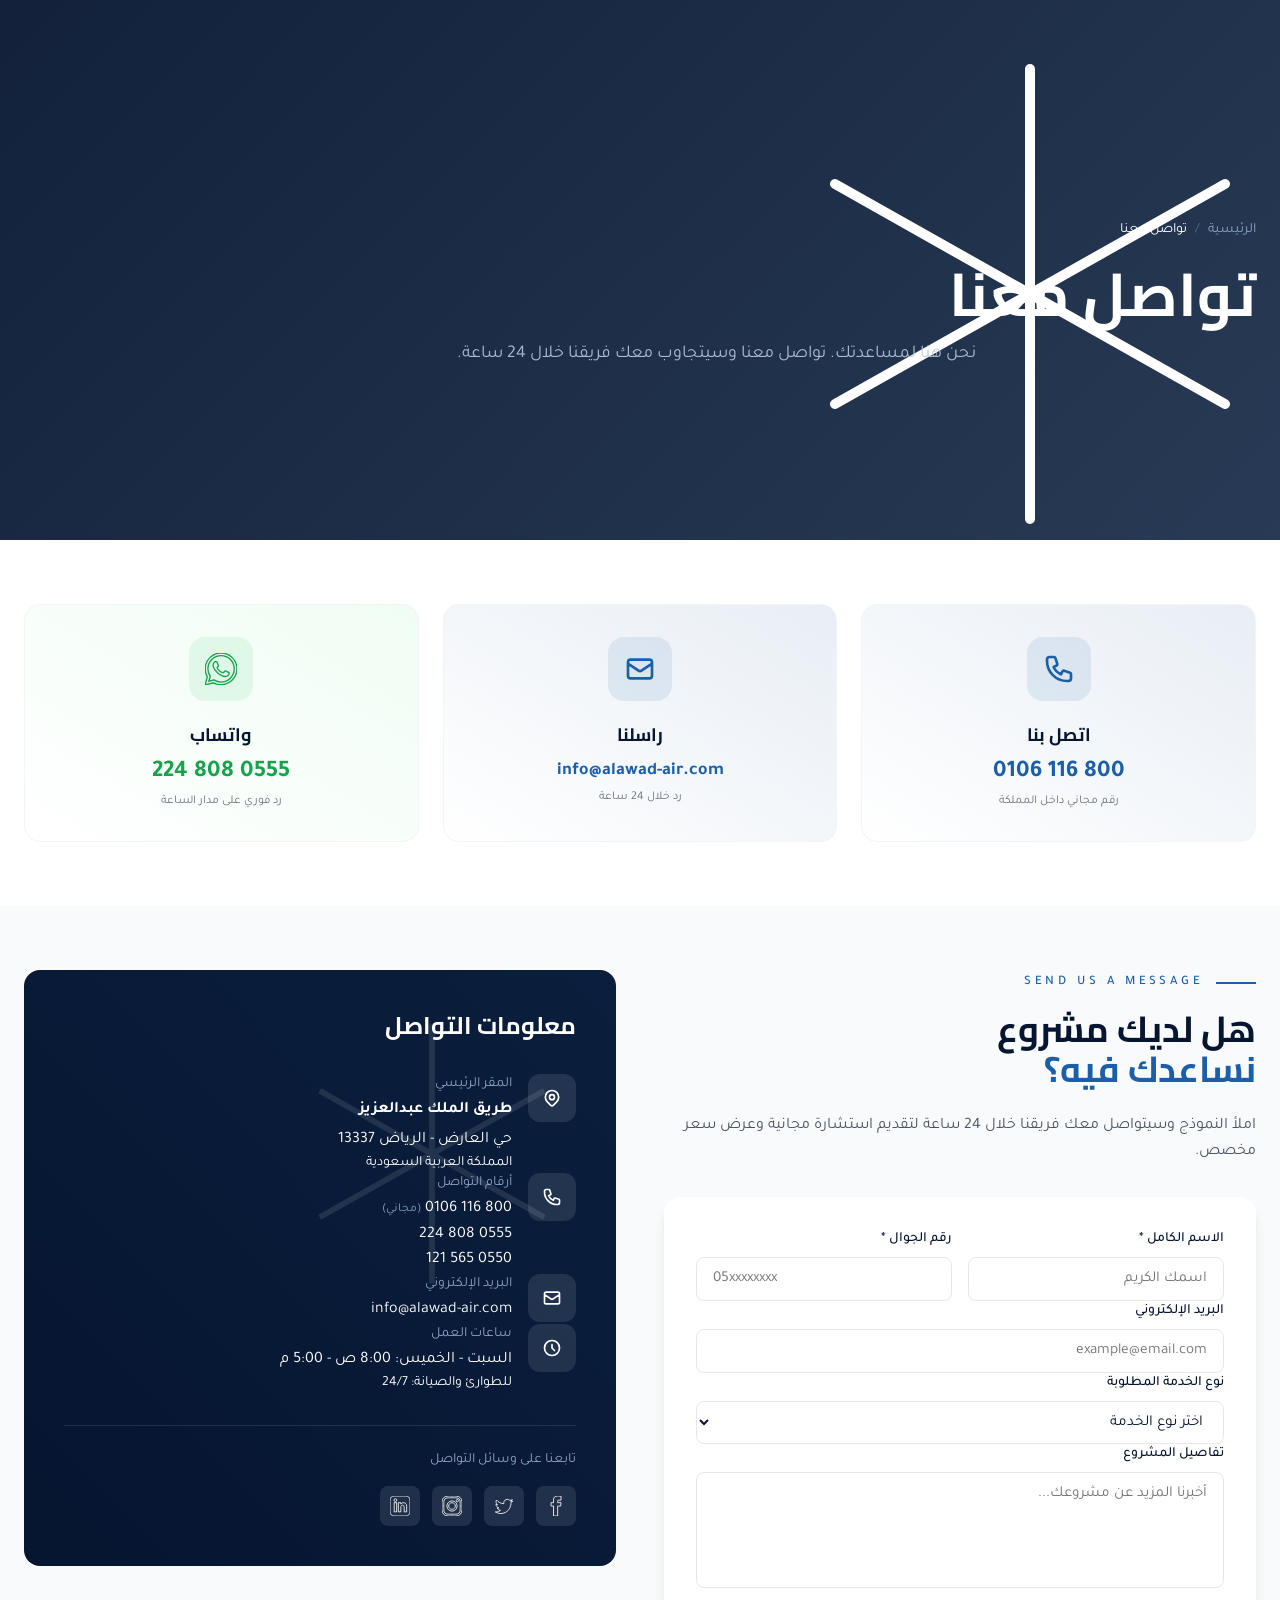
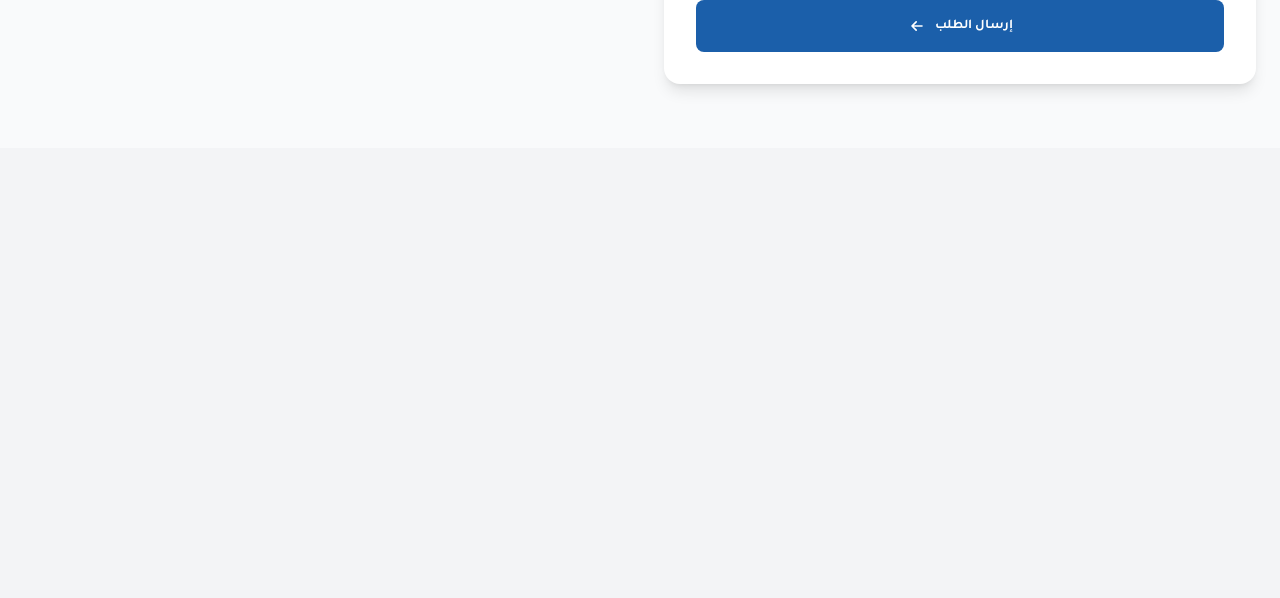
<file: contact.html>
<!DOCTYPE html>
<html lang="ar" dir="rtl">
<head>
<meta charset="UTF-8">
<meta name="viewport" content="width=device-width, initial-scale=1.0">
<title>تواصل معنا | العواد للتكييف</title>
<meta name="description" content="تواصل مع شركة العواد للتكييف - الرياض، حي العارض، طريق الملك عبدالعزيز. هاتف 8001160106.">

<link rel="stylesheet" href="assets/style.css">
</head>

<body class="bg-white text-navy-900" data-page="contact">

<div id="slot-loader"></div>
<div id="slot-header"></div>

<!-- ============================ PAGE HERO ============================ -->
<section class="page-hero relative flex items-center pt-32 pb-20 overflow-hidden">
  <div class="absolute -left-40 -top-40 w-[500px] h-[500px] opacity-[0.04] snowflake-decoration">
    <svg viewBox="0 0 100 100" class="w-full h-full text-white">
      <g transform="translate(50,50)" stroke="currentColor" stroke-width="2" fill="none" stroke-linecap="round">
        <line x1="0" y1="-45" x2="0" y2="45"/>
        <line x1="-39" y1="-22" x2="39" y2="22"/>
        <line x1="-39" y1="22" x2="39" y2="-22"/>
      </g>
    </svg>
  </div>
  <div class="relative z-10 max-w-7xl mx-auto px-6 w-full text-white">
    <nav class="flex items-center gap-2 text-sm text-navy-200 mb-6">
      <a href="index.html" class="hover:text-white">الرئيسية</a>
      <span class="opacity-50">/</span>
      <span class="text-white">تواصل معنا</span>
    </nav>
    <h1 class="font-display font-bold text-4xl md:text-5xl lg:text-6xl mb-4">تواصل معنا</h1>
    <p class="text-navy-100/90 text-lg max-w-2xl">نحن هنا لمساعدتك. تواصل معنا وسيتجاوب معك فريقنا خلال 24 ساعة.</p>
  </div>
</section>

<!-- ============================ QUICK CONTACT CARDS ============================ -->
<section class="py-16 bg-white">
  <div class="max-w-7xl mx-auto px-6">
    <div class="grid md:grid-cols-3 gap-6">

      <a href="tel:8001160106" class="group bg-gradient-to-br from-navy-50 to-white border border-gray-100 hover:border-ice rounded-2xl p-8 text-center card-hover hover:shadow-2xl reveal">
        <div class="w-16 h-16 bg-ice/10 group-hover:bg-ice rounded-2xl flex items-center justify-center mx-auto mb-5 transition-colors">
          <svg class="w-8 h-8 text-ice group-hover:text-white transition-colors" fill="none" stroke="currentColor" viewBox="0 0 24 24"><path stroke-linecap="round" stroke-linejoin="round" stroke-width="2" d="M3 5a2 2 0 012-2h3.28a1 1 0 01.948.684l1.498 4.493a1 1 0 01-.502 1.21l-2.257 1.13a11.042 11.042 0 005.516 5.516l1.13-2.257a1 1 0 011.21-.502l4.493 1.498a1 1 0 01.684.949V19a2 2 0 01-2 2h-1C9.716 21 3 14.284 3 6V5z"/></svg>
        </div>
        <h3 class="font-display font-bold text-lg text-navy-900 mb-2">اتصل بنا</h3>
        <div class="font-bold text-2xl text-ice mb-1">800 116 0106</div>
        <div class="text-xs text-gray-500">رقم مجاني داخل المملكة</div>
      </a>

      <a href="mailto:info@alawad-air.com" class="group bg-gradient-to-br from-navy-50 to-white border border-gray-100 hover:border-ice rounded-2xl p-8 text-center card-hover hover:shadow-2xl reveal">
        <div class="w-16 h-16 bg-ice/10 group-hover:bg-ice rounded-2xl flex items-center justify-center mx-auto mb-5 transition-colors">
          <svg class="w-8 h-8 text-ice group-hover:text-white transition-colors" fill="none" stroke="currentColor" viewBox="0 0 24 24"><path stroke-linecap="round" stroke-linejoin="round" stroke-width="2" d="M3 8l7.89 5.26a2 2 0 002.22 0L21 8M5 19h14a2 2 0 002-2V7a2 2 0 00-2-2H5a2 2 0 00-2 2v10a2 2 0 002 2z"/></svg>
        </div>
        <h3 class="font-display font-bold text-lg text-navy-900 mb-2">راسلنا</h3>
        <div class="font-bold text-lg text-ice mb-1">info@alawad-air.com</div>
        <div class="text-xs text-gray-500">رد خلال 24 ساعة</div>
      </a>

      <a href="https://wa.me/966555808224" target="_blank" class="group bg-gradient-to-br from-green-50 to-white border border-gray-100 hover:border-green-500 rounded-2xl p-8 text-center card-hover hover:shadow-2xl reveal">
        <div class="w-16 h-16 bg-green-500/10 group-hover:bg-green-500 rounded-2xl flex items-center justify-center mx-auto mb-5 transition-colors">
          <svg class="w-8 h-8 text-green-600 group-hover:text-white transition-colors" fill="currentColor" viewBox="0 0 24 24"><path d="M.057 24l1.687-6.163c-1.041-1.804-1.588-3.849-1.587-5.946.003-6.556 5.338-11.891 11.893-11.891 3.181.001 6.167 1.24 8.413 3.488 2.245 2.248 3.481 5.236 3.48 8.414-.003 6.557-5.338 11.892-11.893 11.892-1.99-.001-3.951-.5-5.688-1.448l-6.305 1.654zm6.597-3.807c1.676.995 3.276 1.591 5.392 1.592 5.448 0 9.886-4.434 9.889-9.885.002-5.462-4.415-9.89-9.881-9.892-5.452 0-9.887 4.434-9.889 9.884-.001 2.225.651 3.891 1.746 5.634l-.999 3.648 3.742-.981zm11.387-5.464c-.074-.124-.272-.198-.57-.347-.297-.149-1.758-.868-2.031-.967-.272-.099-.47-.149-.669.149-.198.297-.768.967-.941 1.165-.173.198-.347.223-.644.074-.297-.149-1.255-.462-2.39-1.475-.883-.788-1.48-1.761-1.653-2.059-.173-.297-.018-.458.13-.606.134-.133.297-.347.446-.521.151-.172.2-.296.3-.495.099-.198.05-.372-.025-.521-.075-.148-.669-1.611-.916-2.206-.242-.579-.487-.501-.669-.51l-.57-.01c-.198 0-.52.074-.792.372s-1.04 1.016-1.04 2.479 1.065 2.876 1.213 3.074c.149.198 2.095 3.2 5.076 4.487.709.306 1.263.489 1.694.626.712.226 1.36.194 1.872.118.571-.085 1.758-.719 2.006-1.413.248-.695.248-1.29.173-1.414z"/></svg>
        </div>
        <h3 class="font-display font-bold text-lg text-navy-900 mb-2">واتساب</h3>
        <div class="font-bold text-2xl text-green-600 mb-1">0555 808 224</div>
        <div class="text-xs text-gray-500">رد فوري على مدار الساعة</div>
      </a>

    </div>
  </div>
</section>

<!-- ============================ FORM + INFO ============================ -->
<section class="py-16 bg-gray-50">
  <div class="max-w-7xl mx-auto px-6">
    <div class="grid lg:grid-cols-2 gap-12">

      <!-- نموذج الاتصال -->
      <div class="reveal">
        <div class="section-label">SEND US A MESSAGE</div>
        <h2 class="font-display font-bold text-3xl lg:text-4xl text-navy-900 mb-6 leading-tight">
          هل لديك مشروع
          <span class="block text-ice">نساعدك فيه؟</span>
        </h2>
        <p class="text-gray-600 mb-8 leading-relaxed">
          املأ النموذج وسيتواصل معك فريقنا خلال 24 ساعة لتقديم استشارة مجانية وعرض سعر مخصص.
        </p>

        <form class="space-y-4 bg-white p-8 rounded-2xl shadow-lg" onsubmit="event.preventDefault(); alert('شكراً لتواصلك! سنرد عليك قريباً.');">
          <div class="grid sm:grid-cols-2 gap-4">
            <div>
              <label class="block text-sm font-medium text-navy-900 mb-2">الاسم الكامل *</label>
              <input type="text" required class="w-full px-4 py-3 rounded-lg border border-gray-200 focus:border-ice focus:ring-2 focus:ring-ice/20 outline-none transition" placeholder="اسمك الكريم">
            </div>
            <div>
              <label class="block text-sm font-medium text-navy-900 mb-2">رقم الجوال *</label>
              <input type="tel" required class="w-full px-4 py-3 rounded-lg border border-gray-200 focus:border-ice focus:ring-2 focus:ring-ice/20 outline-none transition" placeholder="05xxxxxxxx">
            </div>
          </div>
          <div>
            <label class="block text-sm font-medium text-navy-900 mb-2">البريد الإلكتروني</label>
            <input type="email" class="w-full px-4 py-3 rounded-lg border border-gray-200 focus:border-ice focus:ring-2 focus:ring-ice/20 outline-none transition" placeholder="example@email.com">
          </div>
          <div>
            <label class="block text-sm font-medium text-navy-900 mb-2">نوع الخدمة المطلوبة</label>
            <select class="w-full px-4 py-3 rounded-lg border border-gray-200 focus:border-ice focus:ring-2 focus:ring-ice/20 outline-none transition bg-white">
              <option>اختر نوع الخدمة</option>
              <option>دراسات وتصاميم</option>
              <option>تكييف مركزي وشلرات</option>
              <option>أنظمة VRF / VRV</option>
              <option>تمديدات الهواء (Ducting)</option>
              <option>الصيانة والتشغيل</option>
              <option>قطع الغيار</option>
              <option>أخرى</option>
            </select>
          </div>
          <div>
            <label class="block text-sm font-medium text-navy-900 mb-2">تفاصيل المشروع</label>
            <textarea rows="5" class="w-full px-4 py-3 rounded-lg border border-gray-200 focus:border-ice focus:ring-2 focus:ring-ice/20 outline-none transition resize-none" placeholder="أخبرنا المزيد عن مشروعك..."></textarea>
          </div>
          <button type="submit" class="w-full bg-ice hover:bg-navy-800 text-white py-4 rounded-lg font-bold transition-colors flex items-center justify-center gap-2">
            إرسال الطلب
            <svg class="w-5 h-5" fill="none" stroke="currentColor" viewBox="0 0 24 24"><path stroke-linecap="round" stroke-linejoin="round" stroke-width="2" d="M11 17l-5-5m0 0l5-5m-5 5h12"/></svg>
          </button>
        </form>
      </div>

      <!-- معلومات الاتصال -->
      <div class="reveal">
        <div class="bg-gradient-to-br from-navy-800 to-navy-900 rounded-2xl p-10 text-white relative overflow-hidden mb-6">
          <div class="absolute -left-20 -bottom-20 w-72 h-72 opacity-10 snowflake-decoration">
            <svg viewBox="0 0 100 100" class="w-full h-full">
              <g transform="translate(50,50)" stroke="white" stroke-width="2" fill="none">
                <line x1="0" y1="-45" x2="0" y2="45"/>
                <line x1="-39" y1="-22" x2="39" y2="22"/>
                <line x1="-39" y1="22" x2="39" y2="-22"/>
              </g>
            </svg>
          </div>

          <div class="relative z-10">
            <h3 class="font-display font-bold text-2xl mb-8">معلومات التواصل</h3>

            <div class="space-y-6">

              <div class="flex items-start gap-4">
                <div class="w-12 h-12 bg-white/10 rounded-xl flex items-center justify-center flex-shrink-0">
                  <svg class="w-5 h-5" fill="none" stroke="currentColor" viewBox="0 0 24 24"><path stroke-linecap="round" stroke-linejoin="round" stroke-width="2" d="M17.657 16.657L13.414 20.9a1.998 1.998 0 01-2.827 0l-4.244-4.243a8 8 0 1111.314 0z"/><path stroke-linecap="round" stroke-linejoin="round" stroke-width="2" d="M15 11a3 3 0 11-6 0 3 3 0 016 0z"/></svg>
                </div>
                <div>
                  <div class="text-navy-200 text-sm mb-1">المقر الرئيسي</div>
                  <div class="text-white font-bold mb-1">طريق الملك عبدالعزيز</div>
                  <div class="text-white">حي العارض - الرياض 13337</div>
                  <div class="text-white text-sm">المملكة العربية السعودية</div>
                </div>
              </div>

              <div class="flex items-start gap-4">
                <div class="w-12 h-12 bg-white/10 rounded-xl flex items-center justify-center flex-shrink-0">
                  <svg class="w-5 h-5" fill="none" stroke="currentColor" viewBox="0 0 24 24"><path stroke-linecap="round" stroke-linejoin="round" stroke-width="2" d="M3 5a2 2 0 012-2h3.28a1 1 0 01.948.684l1.498 4.493a1 1 0 01-.502 1.21l-2.257 1.13a11.042 11.042 0 005.516 5.516l1.13-2.257a1 1 0 011.21-.502l4.493 1.498a1 1 0 01.684.949V19a2 2 0 01-2 2h-1C9.716 21 3 14.284 3 6V5z"/></svg>
                </div>
                <div>
                  <div class="text-navy-200 text-sm mb-1">أرقام التواصل</div>
                  <a href="tel:8001160106" class="block text-white hover:text-navy-200 transition-colors">800 116 0106 <span class="text-xs text-navy-200">(مجاني)</span></a>
                  <a href="tel:0555808224" class="block text-white hover:text-navy-200 transition-colors">0555 808 224</a>
                  <a href="tel:0550565121" class="block text-white hover:text-navy-200 transition-colors">0550 565 121</a>
                </div>
              </div>

              <div class="flex items-start gap-4">
                <div class="w-12 h-12 bg-white/10 rounded-xl flex items-center justify-center flex-shrink-0">
                  <svg class="w-5 h-5" fill="none" stroke="currentColor" viewBox="0 0 24 24"><path stroke-linecap="round" stroke-linejoin="round" stroke-width="2" d="M3 8l7.89 5.26a2 2 0 002.22 0L21 8M5 19h14a2 2 0 002-2V7a2 2 0 00-2-2H5a2 2 0 00-2 2v10a2 2 0 002 2z"/></svg>
                </div>
                <div>
                  <div class="text-navy-200 text-sm mb-1">البريد الإلكتروني</div>
                  <a href="mailto:info@alawad-air.com" class="text-white hover:text-navy-200 transition-colors">info@alawad-air.com</a>
                </div>
              </div>

              <div class="flex items-start gap-4">
                <div class="w-12 h-12 bg-white/10 rounded-xl flex items-center justify-center flex-shrink-0">
                  <svg class="w-5 h-5" fill="none" stroke="currentColor" viewBox="0 0 24 24"><path stroke-linecap="round" stroke-linejoin="round" stroke-width="2" d="M12 8v4l3 3m6-3a9 9 0 11-18 0 9 9 0 0118 0z"/></svg>
                </div>
                <div>
                  <div class="text-navy-200 text-sm mb-1">ساعات العمل</div>
                  <div class="text-white">السبت - الخميس: 8:00 ص - 5:00 م</div>
                  <div class="text-white text-sm">للطوارئ والصيانة: 24/7</div>
                </div>
              </div>

            </div>

            <div class="pt-6 mt-8 border-t border-white/10">
              <div class="text-navy-200 text-sm mb-4">تابعنا على وسائل التواصل</div>
              <div class="flex gap-3">
                <a href="#" class="w-10 h-10 bg-white/10 hover:bg-white/20 rounded-lg flex items-center justify-center transition-colors">
                  <svg class="w-5 h-5" fill="currentColor" viewBox="0 0 24 24"><path d="M9 8h-3v4h3v12h5v-12h3.642l.358-4h-4v-1.667c0-.955.192-1.333 1.115-1.333h2.885v-5h-3.808c-3.596 0-5.192 1.583-5.192 4.615v3.385z"/></svg>
                </a>
                <a href="#" class="w-10 h-10 bg-white/10 hover:bg-white/20 rounded-lg flex items-center justify-center transition-colors">
                  <svg class="w-5 h-5" fill="currentColor" viewBox="0 0 24 24"><path d="M22.46 6c-.77.35-1.6.58-2.46.69.88-.53 1.56-1.37 1.88-2.38-.83.5-1.75.85-2.72 1.05C18.37 4.5 17.26 4 16 4c-2.35 0-4.27 1.92-4.27 4.29 0 .34.04.67.11.98C8.28 9.09 5.11 7.38 3 4.79c-.37.63-.58 1.37-.58 2.15 0 1.49.75 2.81 1.91 3.56-.71 0-1.37-.2-1.95-.5v.03c0 2.08 1.48 3.82 3.44 4.21a4.22 4.22 0 0 1-1.93.07 4.28 4.28 0 0 0 4 2.98 8.521 8.521 0 0 1-5.33 1.84c-.34 0-.68-.02-1.02-.06C3.44 20.29 5.7 21 8.12 21 16 21 20.33 14.46 20.33 8.79c0-.19 0-.37-.01-.56.84-.6 1.56-1.36 2.14-2.23z"/></svg>
                </a>
                <a href="#" class="w-10 h-10 bg-white/10 hover:bg-white/20 rounded-lg flex items-center justify-center transition-colors">
                  <svg class="w-5 h-5" fill="currentColor" viewBox="0 0 24 24"><path d="M12 2.163c3.204 0 3.584.012 4.85.07 3.252.148 4.771 1.691 4.919 4.919.058 1.265.069 1.645.069 4.849 0 3.205-.012 3.584-.069 4.849-.149 3.225-1.664 4.771-4.919 4.919-1.266.058-1.644.07-4.85.07-3.204 0-3.584-.012-4.849-.07-3.26-.149-4.771-1.699-4.919-4.92-.058-1.265-.07-1.644-.07-4.849 0-3.204.013-3.583.07-4.849.149-3.227 1.664-4.771 4.919-4.919 1.266-.057 1.645-.069 4.849-.069zm0-2.163c-3.259 0-3.667.014-4.947.072-4.358.2-6.78 2.618-6.98 6.98-.059 1.281-.073 1.689-.073 4.948 0 3.259.014 3.668.072 4.948.2 4.358 2.618 6.78 6.98 6.98 1.281.058 1.689.072 4.948.072 3.259 0 3.668-.014 4.948-.072 4.354-.2 6.782-2.618 6.979-6.98.059-1.28.073-1.689.073-4.948 0-3.259-.014-3.667-.072-4.947-.196-4.354-2.617-6.78-6.979-6.98-1.281-.059-1.69-.073-4.949-.073zm0 5.838c-3.403 0-6.162 2.759-6.162 6.162s2.759 6.163 6.162 6.163 6.162-2.759 6.162-6.163c0-3.403-2.759-6.162-6.162-6.162zm0 10.162c-2.209 0-4-1.79-4-4 0-2.209 1.791-4 4-4s4 1.791 4 4c0 2.21-1.791 4-4 4zm6.406-11.845c-.796 0-1.441.645-1.441 1.44s.645 1.44 1.441 1.44c.795 0 1.439-.645 1.439-1.44s-.644-1.44-1.439-1.44z"/></svg>
                </a>
                <a href="#" class="w-10 h-10 bg-white/10 hover:bg-white/20 rounded-lg flex items-center justify-center transition-colors">
                  <svg class="w-5 h-5" fill="currentColor" viewBox="0 0 24 24"><path d="M19 0h-14c-2.761 0-5 2.239-5 5v14c0 2.761 2.239 5 5 5h14c2.762 0 5-2.239 5-5v-14c0-2.761-2.238-5-5-5zm-11 19h-3v-11h3v11zm-1.5-12.268c-.966 0-1.75-.79-1.75-1.764s.784-1.764 1.75-1.764 1.75.79 1.75 1.764-.783 1.764-1.75 1.764zm13.5 12.268h-3v-5.604c0-3.368-4-3.113-4 0v5.604h-3v-11h3v1.765c1.396-2.586 7-2.777 7 2.476v6.759z"/></svg>
                </a>
              </div>
            </div>
          </div>
        </div>
      </div>
    </div>
  </div>
</section>

<!-- ============================ MAP ============================ -->
<section class="bg-gray-100 relative">
  <div class="h-[450px] w-full relative overflow-hidden">
    <iframe
      src="https://maps.google.com/maps?q=Al+Arid+Riyadh&t=&z=13&ie=UTF8&iwloc=&output=embed"
      width="100%" height="100%"
      frameborder="0" style="border:0; filter: grayscale(0.3);"
      allowfullscreen="" loading="lazy"
      referrerpolicy="no-referrer-when-downgrade">
    </iframe>
  </div>
</section>

<div id="slot-footer"></div>

<script src="assets/templates.js"></script>
<script src="assets/script.js"></script>
</body>
</html>
</file>
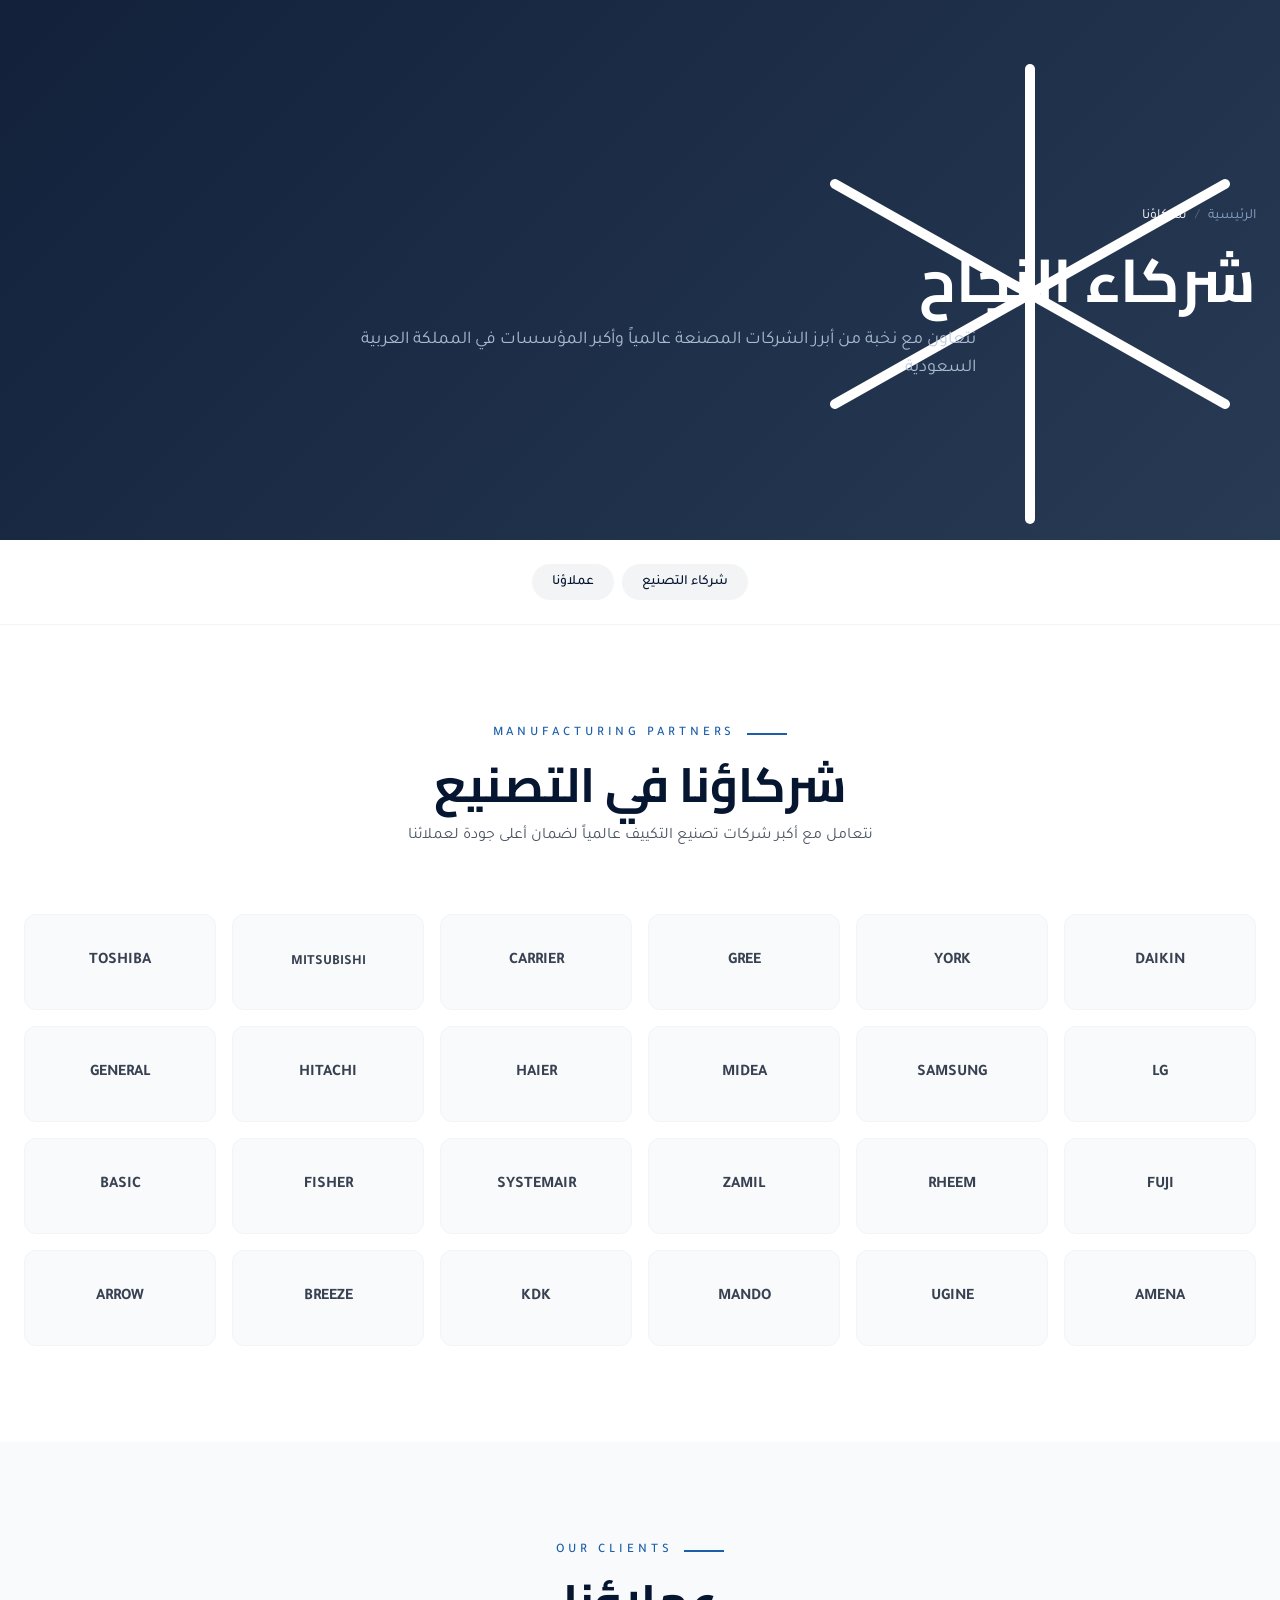
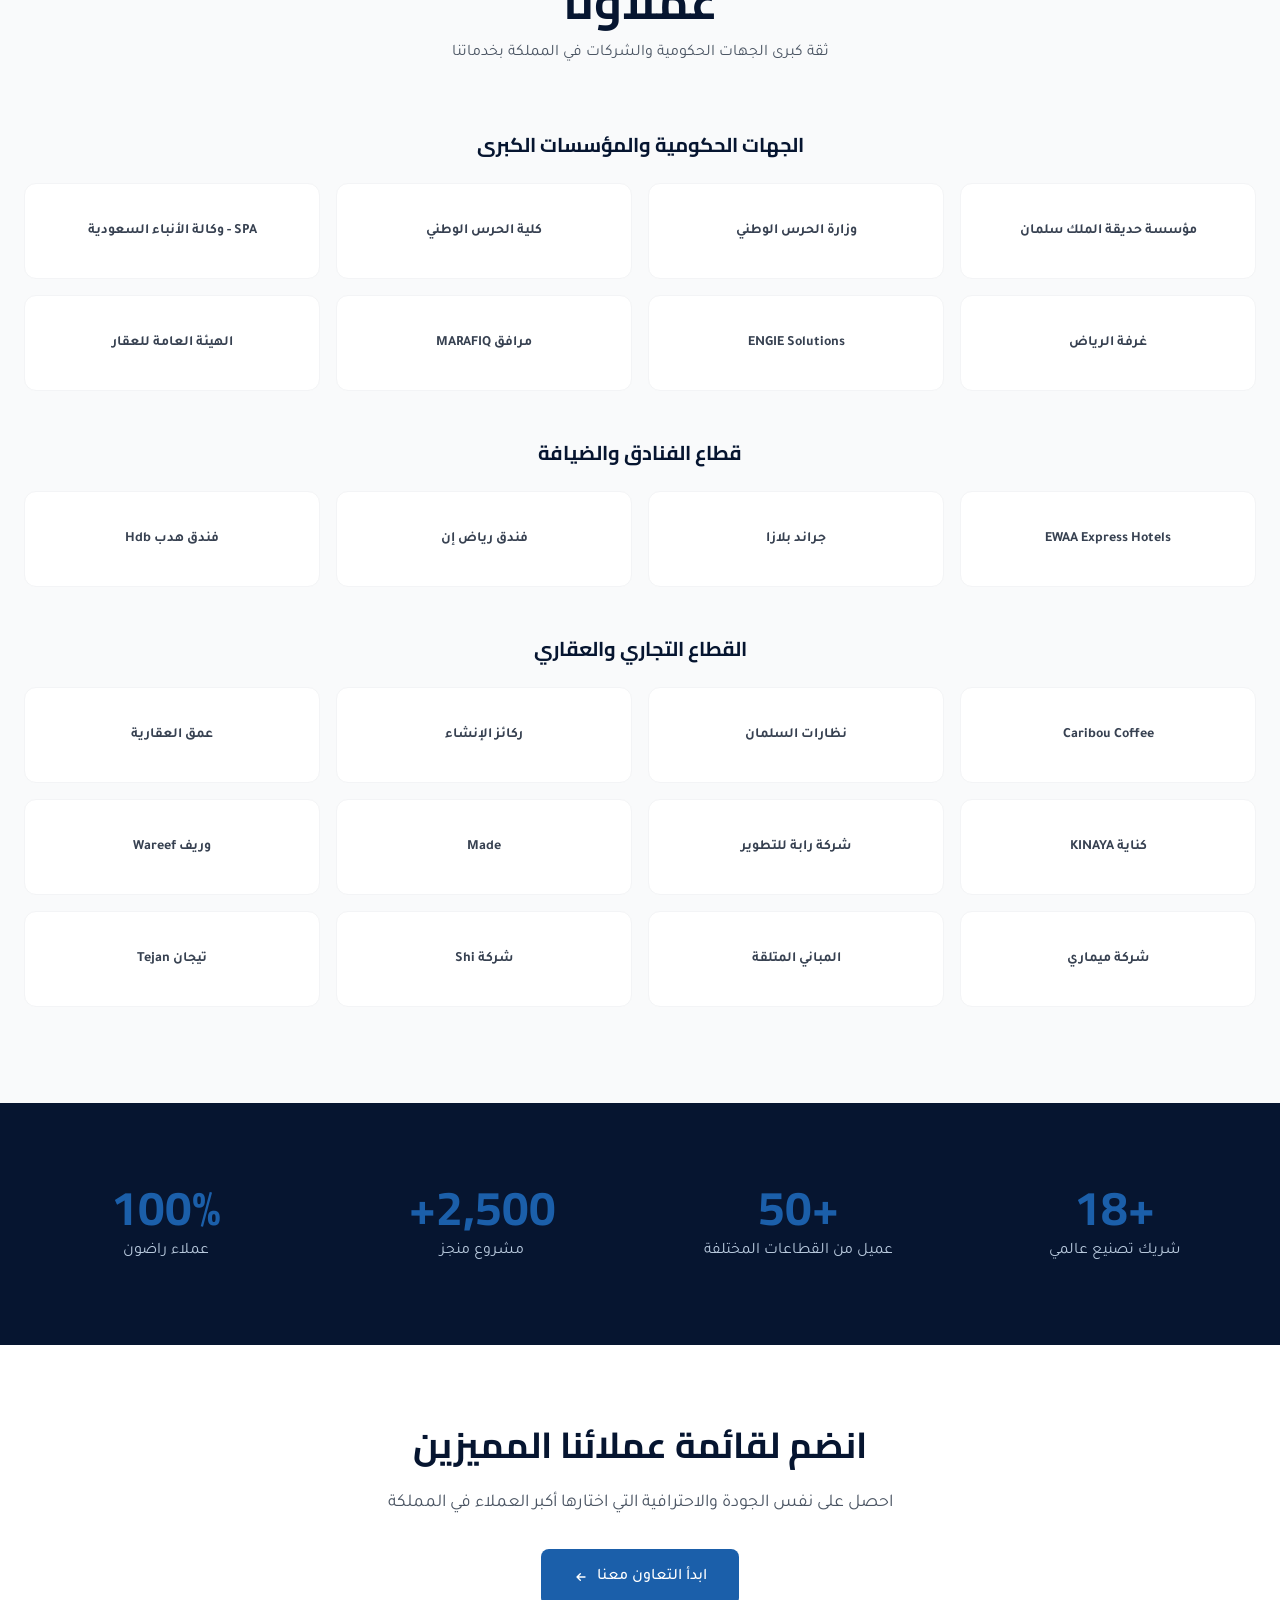
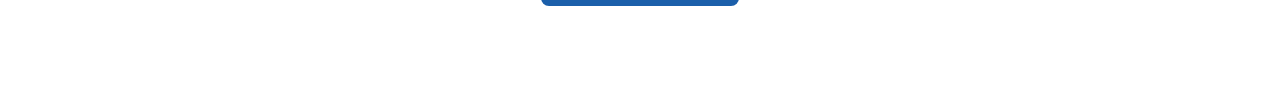
<file: partners.html>
<!DOCTYPE html>
<html lang="ar" dir="rtl">
<head>
<meta charset="UTF-8">
<meta name="viewport" content="width=device-width, initial-scale=1.0">
<title>شركاؤنا | العواد للتكييف</title>
<meta name="description" content="شركاء النجاح والعملاء - شركة العواد للتكييف تتعاون مع أكبر الشركات المصنعة عالمياً وأبرز المؤسسات في المملكة.">

<link rel="stylesheet" href="assets/style.css">
</head>

<body class="bg-white text-navy-900" data-page="partners">

<div id="slot-loader"></div>
<div id="slot-header"></div>

<!-- ============================ PAGE HERO ============================ -->
<section class="page-hero relative flex items-center pt-32 pb-20 overflow-hidden">
  <div class="absolute -left-40 -top-40 w-[500px] h-[500px] opacity-[0.04] snowflake-decoration">
    <svg viewBox="0 0 100 100" class="w-full h-full text-white">
      <g transform="translate(50,50)" stroke="currentColor" stroke-width="2" fill="none" stroke-linecap="round">
        <line x1="0" y1="-45" x2="0" y2="45"/>
        <line x1="-39" y1="-22" x2="39" y2="22"/>
        <line x1="-39" y1="22" x2="39" y2="-22"/>
      </g>
    </svg>
  </div>
  <div class="relative z-10 max-w-7xl mx-auto px-6 w-full text-white">
    <nav class="flex items-center gap-2 text-sm text-navy-200 mb-6">
      <a href="index.html" class="hover:text-white">الرئيسية</a>
      <span class="opacity-50">/</span>
      <span class="text-white">شركاؤنا</span>
    </nav>
    <h1 class="font-display font-bold text-4xl md:text-5xl lg:text-6xl mb-4">شركاء النجاح</h1>
    <p class="text-navy-100/90 text-lg max-w-2xl">نتعاون مع نخبة من أبرز الشركات المصنعة عالمياً وأكبر المؤسسات في المملكة العربية السعودية</p>
  </div>
</section>

<!-- ============================ NAVIGATION TABS ============================ -->
<section class="py-6 bg-white border-b border-gray-100 sticky top-[88px] z-30">
  <div class="max-w-7xl mx-auto px-6">
    <div class="flex flex-wrap gap-2 justify-center">
      <a href="#manufacturers" class="px-5 py-2 bg-gray-100 hover:bg-ice hover:text-white rounded-full text-sm font-medium transition-colors">شركاء التصنيع</a>
      <a href="#clients" class="px-5 py-2 bg-gray-100 hover:bg-ice hover:text-white rounded-full text-sm font-medium transition-colors">عملاؤنا</a>
    </div>
  </div>
</section>

<!-- ============================ MANUFACTURERS ============================ -->
<section id="manufacturers" class="py-24 bg-white scroll-mt-32">
  <div class="max-w-7xl mx-auto px-6">
    <div class="text-center max-w-3xl mx-auto mb-16 reveal">
      <div class="section-label justify-center" style="display: inline-flex;">MANUFACTURING PARTNERS</div>
      <h2 class="font-display font-bold text-4xl lg:text-5xl text-navy-900 mb-4">شركاؤنا في التصنيع</h2>
      <p class="text-gray-600">نتعامل مع أكبر شركات تصنيع التكييف عالمياً لضمان أعلى جودة لعملائنا</p>
    </div>

    <div class="grid grid-cols-2 sm:grid-cols-3 md:grid-cols-4 lg:grid-cols-6 gap-4 reveal">
      <div class="bg-gray-50 hover:bg-white hover:shadow-xl border border-gray-100 hover:border-ice/30 rounded-xl p-6 flex items-center justify-center h-24 font-bold text-gray-700 hover:text-navy-900 transition-all card-hover">DAIKIN</div>
      <div class="bg-gray-50 hover:bg-white hover:shadow-xl border border-gray-100 hover:border-ice/30 rounded-xl p-6 flex items-center justify-center h-24 font-bold text-gray-700 hover:text-navy-900 transition-all card-hover">YORK</div>
      <div class="bg-gray-50 hover:bg-white hover:shadow-xl border border-gray-100 hover:border-ice/30 rounded-xl p-6 flex items-center justify-center h-24 font-bold text-gray-700 hover:text-navy-900 transition-all card-hover">GREE</div>
      <div class="bg-gray-50 hover:bg-white hover:shadow-xl border border-gray-100 hover:border-ice/30 rounded-xl p-6 flex items-center justify-center h-24 font-bold text-gray-700 hover:text-navy-900 transition-all card-hover">CARRIER</div>
      <div class="bg-gray-50 hover:bg-white hover:shadow-xl border border-gray-100 hover:border-ice/30 rounded-xl p-6 flex items-center justify-center h-24 font-bold text-gray-700 hover:text-navy-900 transition-all card-hover text-sm">MITSUBISHI</div>
      <div class="bg-gray-50 hover:bg-white hover:shadow-xl border border-gray-100 hover:border-ice/30 rounded-xl p-6 flex items-center justify-center h-24 font-bold text-gray-700 hover:text-navy-900 transition-all card-hover">TOSHIBA</div>
      <div class="bg-gray-50 hover:bg-white hover:shadow-xl border border-gray-100 hover:border-ice/30 rounded-xl p-6 flex items-center justify-center h-24 font-bold text-gray-700 hover:text-navy-900 transition-all card-hover">LG</div>
      <div class="bg-gray-50 hover:bg-white hover:shadow-xl border border-gray-100 hover:border-ice/30 rounded-xl p-6 flex items-center justify-center h-24 font-bold text-gray-700 hover:text-navy-900 transition-all card-hover">SAMSUNG</div>
      <div class="bg-gray-50 hover:bg-white hover:shadow-xl border border-gray-100 hover:border-ice/30 rounded-xl p-6 flex items-center justify-center h-24 font-bold text-gray-700 hover:text-navy-900 transition-all card-hover">MIDEA</div>
      <div class="bg-gray-50 hover:bg-white hover:shadow-xl border border-gray-100 hover:border-ice/30 rounded-xl p-6 flex items-center justify-center h-24 font-bold text-gray-700 hover:text-navy-900 transition-all card-hover">HAIER</div>
      <div class="bg-gray-50 hover:bg-white hover:shadow-xl border border-gray-100 hover:border-ice/30 rounded-xl p-6 flex items-center justify-center h-24 font-bold text-gray-700 hover:text-navy-900 transition-all card-hover">HITACHI</div>
      <div class="bg-gray-50 hover:bg-white hover:shadow-xl border border-gray-100 hover:border-ice/30 rounded-xl p-6 flex items-center justify-center h-24 font-bold text-gray-700 hover:text-navy-900 transition-all card-hover">GENERAL</div>
      <div class="bg-gray-50 hover:bg-white hover:shadow-xl border border-gray-100 hover:border-ice/30 rounded-xl p-6 flex items-center justify-center h-24 font-bold text-gray-700 hover:text-navy-900 transition-all card-hover">FUJI</div>
      <div class="bg-gray-50 hover:bg-white hover:shadow-xl border border-gray-100 hover:border-ice/30 rounded-xl p-6 flex items-center justify-center h-24 font-bold text-gray-700 hover:text-navy-900 transition-all card-hover">RHEEM</div>
      <div class="bg-gray-50 hover:bg-white hover:shadow-xl border border-gray-100 hover:border-ice/30 rounded-xl p-6 flex items-center justify-center h-24 font-bold text-gray-700 hover:text-navy-900 transition-all card-hover">ZAMIL</div>
      <div class="bg-gray-50 hover:bg-white hover:shadow-xl border border-gray-100 hover:border-ice/30 rounded-xl p-6 flex items-center justify-center h-24 font-bold text-gray-700 hover:text-navy-900 transition-all card-hover">SYSTEMAIR</div>
      <div class="bg-gray-50 hover:bg-white hover:shadow-xl border border-gray-100 hover:border-ice/30 rounded-xl p-6 flex items-center justify-center h-24 font-bold text-gray-700 hover:text-navy-900 transition-all card-hover">FISHER</div>
      <div class="bg-gray-50 hover:bg-white hover:shadow-xl border border-gray-100 hover:border-ice/30 rounded-xl p-6 flex items-center justify-center h-24 font-bold text-gray-700 hover:text-navy-900 transition-all card-hover">BASIC</div>
      <div class="bg-gray-50 hover:bg-white hover:shadow-xl border border-gray-100 hover:border-ice/30 rounded-xl p-6 flex items-center justify-center h-24 font-bold text-gray-700 hover:text-navy-900 transition-all card-hover">AMENA</div>
      <div class="bg-gray-50 hover:bg-white hover:shadow-xl border border-gray-100 hover:border-ice/30 rounded-xl p-6 flex items-center justify-center h-24 font-bold text-gray-700 hover:text-navy-900 transition-all card-hover">UGINE</div>
      <div class="bg-gray-50 hover:bg-white hover:shadow-xl border border-gray-100 hover:border-ice/30 rounded-xl p-6 flex items-center justify-center h-24 font-bold text-gray-700 hover:text-navy-900 transition-all card-hover">MANDO</div>
      <div class="bg-gray-50 hover:bg-white hover:shadow-xl border border-gray-100 hover:border-ice/30 rounded-xl p-6 flex items-center justify-center h-24 font-bold text-gray-700 hover:text-navy-900 transition-all card-hover">KDK</div>
      <div class="bg-gray-50 hover:bg-white hover:shadow-xl border border-gray-100 hover:border-ice/30 rounded-xl p-6 flex items-center justify-center h-24 font-bold text-gray-700 hover:text-navy-900 transition-all card-hover">BREEZE</div>
      <div class="bg-gray-50 hover:bg-white hover:shadow-xl border border-gray-100 hover:border-ice/30 rounded-xl p-6 flex items-center justify-center h-24 font-bold text-gray-700 hover:text-navy-900 transition-all card-hover">ARROW</div>
    </div>
  </div>
</section>

<!-- ============================ CLIENTS ============================ -->
<section id="clients" class="py-24 bg-gray-50 scroll-mt-32">
  <div class="max-w-7xl mx-auto px-6">
    <div class="text-center max-w-3xl mx-auto mb-16 reveal">
      <div class="section-label justify-center" style="display: inline-flex;">OUR CLIENTS</div>
      <h2 class="font-display font-bold text-4xl lg:text-5xl text-navy-900 mb-4">عملاؤنا</h2>
      <p class="text-gray-600">ثقة كبرى الجهات الحكومية والشركات في المملكة بخدماتنا</p>
    </div>

    <!-- جهات حكومية -->
    <div class="mb-12 reveal">
      <h3 class="font-display font-bold text-xl text-navy-900 mb-6 text-center">الجهات الحكومية والمؤسسات الكبرى</h3>
      <div class="grid grid-cols-2 sm:grid-cols-3 lg:grid-cols-4 gap-4">
        <div class="bg-white rounded-xl p-6 flex items-center justify-center h-24 text-sm font-bold text-gray-700 text-center border border-gray-100 hover:border-ice/30 hover:shadow-lg transition-all card-hover">مؤسسة حديقة الملك سلمان</div>
        <div class="bg-white rounded-xl p-6 flex items-center justify-center h-24 text-sm font-bold text-gray-700 text-center border border-gray-100 hover:border-ice/30 hover:shadow-lg transition-all card-hover">وزارة الحرس الوطني</div>
        <div class="bg-white rounded-xl p-6 flex items-center justify-center h-24 text-sm font-bold text-gray-700 text-center border border-gray-100 hover:border-ice/30 hover:shadow-lg transition-all card-hover">كلية الحرس الوطني</div>
        <div class="bg-white rounded-xl p-6 flex items-center justify-center h-24 text-sm font-bold text-gray-700 text-center border border-gray-100 hover:border-ice/30 hover:shadow-lg transition-all card-hover">SPA - وكالة الأنباء السعودية</div>
        <div class="bg-white rounded-xl p-6 flex items-center justify-center h-24 text-sm font-bold text-gray-700 text-center border border-gray-100 hover:border-ice/30 hover:shadow-lg transition-all card-hover">غرفة الرياض</div>
        <div class="bg-white rounded-xl p-6 flex items-center justify-center h-24 text-sm font-bold text-gray-700 text-center border border-gray-100 hover:border-ice/30 hover:shadow-lg transition-all card-hover">ENGIE Solutions</div>
        <div class="bg-white rounded-xl p-6 flex items-center justify-center h-24 text-sm font-bold text-gray-700 text-center border border-gray-100 hover:border-ice/30 hover:shadow-lg transition-all card-hover">مرافق MARAFIQ</div>
        <div class="bg-white rounded-xl p-6 flex items-center justify-center h-24 text-sm font-bold text-gray-700 text-center border border-gray-100 hover:border-ice/30 hover:shadow-lg transition-all card-hover">الهيئة العامة للعقار</div>
      </div>
    </div>

    <!-- قطاع الفنادق -->
    <div class="mb-12 reveal">
      <h3 class="font-display font-bold text-xl text-navy-900 mb-6 text-center">قطاع الفنادق والضيافة</h3>
      <div class="grid grid-cols-2 sm:grid-cols-3 lg:grid-cols-4 gap-4">
        <div class="bg-white rounded-xl p-6 flex items-center justify-center h-24 text-sm font-bold text-gray-700 text-center border border-gray-100 hover:border-ice/30 hover:shadow-lg transition-all card-hover">EWAA Express Hotels</div>
        <div class="bg-white rounded-xl p-6 flex items-center justify-center h-24 text-sm font-bold text-gray-700 text-center border border-gray-100 hover:border-ice/30 hover:shadow-lg transition-all card-hover">جراند بلازا</div>
        <div class="bg-white rounded-xl p-6 flex items-center justify-center h-24 text-sm font-bold text-gray-700 text-center border border-gray-100 hover:border-ice/30 hover:shadow-lg transition-all card-hover">فندق رياض إن</div>
        <div class="bg-white rounded-xl p-6 flex items-center justify-center h-24 text-sm font-bold text-gray-700 text-center border border-gray-100 hover:border-ice/30 hover:shadow-lg transition-all card-hover">فندق هدب Hdb</div>
      </div>
    </div>

    <!-- القطاع التجاري والعقاري -->
    <div class="reveal">
      <h3 class="font-display font-bold text-xl text-navy-900 mb-6 text-center">القطاع التجاري والعقاري</h3>
      <div class="grid grid-cols-2 sm:grid-cols-3 lg:grid-cols-4 gap-4">
        <div class="bg-white rounded-xl p-6 flex items-center justify-center h-24 text-sm font-bold text-gray-700 text-center border border-gray-100 hover:border-ice/30 hover:shadow-lg transition-all card-hover">Caribou Coffee</div>
        <div class="bg-white rounded-xl p-6 flex items-center justify-center h-24 text-sm font-bold text-gray-700 text-center border border-gray-100 hover:border-ice/30 hover:shadow-lg transition-all card-hover">نظارات السلمان</div>
        <div class="bg-white rounded-xl p-6 flex items-center justify-center h-24 text-sm font-bold text-gray-700 text-center border border-gray-100 hover:border-ice/30 hover:shadow-lg transition-all card-hover">ركائز الإنشاء</div>
        <div class="bg-white rounded-xl p-6 flex items-center justify-center h-24 text-sm font-bold text-gray-700 text-center border border-gray-100 hover:border-ice/30 hover:shadow-lg transition-all card-hover">عمق العقارية</div>
        <div class="bg-white rounded-xl p-6 flex items-center justify-center h-24 text-sm font-bold text-gray-700 text-center border border-gray-100 hover:border-ice/30 hover:shadow-lg transition-all card-hover">كناية KINAYA</div>
        <div class="bg-white rounded-xl p-6 flex items-center justify-center h-24 text-sm font-bold text-gray-700 text-center border border-gray-100 hover:border-ice/30 hover:shadow-lg transition-all card-hover">شركة رابة للتطوير</div>
        <div class="bg-white rounded-xl p-6 flex items-center justify-center h-24 text-sm font-bold text-gray-700 text-center border border-gray-100 hover:border-ice/30 hover:shadow-lg transition-all card-hover">Made</div>
        <div class="bg-white rounded-xl p-6 flex items-center justify-center h-24 text-sm font-bold text-gray-700 text-center border border-gray-100 hover:border-ice/30 hover:shadow-lg transition-all card-hover">وريف Wareef</div>
        <div class="bg-white rounded-xl p-6 flex items-center justify-center h-24 text-sm font-bold text-gray-700 text-center border border-gray-100 hover:border-ice/30 hover:shadow-lg transition-all card-hover">شركة ميماري</div>
        <div class="bg-white rounded-xl p-6 flex items-center justify-center h-24 text-sm font-bold text-gray-700 text-center border border-gray-100 hover:border-ice/30 hover:shadow-lg transition-all card-hover">المباني المتلقة</div>
        <div class="bg-white rounded-xl p-6 flex items-center justify-center h-24 text-sm font-bold text-gray-700 text-center border border-gray-100 hover:border-ice/30 hover:shadow-lg transition-all card-hover">شركة Shi</div>
        <div class="bg-white rounded-xl p-6 flex items-center justify-center h-24 text-sm font-bold text-gray-700 text-center border border-gray-100 hover:border-ice/30 hover:shadow-lg transition-all card-hover">تيجان Tejan</div>
      </div>
    </div>

  </div>
</section>

<!-- ============================ STATS ============================ -->
<section class="py-20 bg-navy-900 text-white">
  <div class="max-w-7xl mx-auto px-6">
    <div class="grid grid-cols-2 lg:grid-cols-4 gap-8 text-center">
      <div class="reveal">
        <div class="font-display font-bold text-5xl text-ice mb-2">+18</div>
        <div class="text-navy-100">شريك تصنيع عالمي</div>
      </div>
      <div class="reveal">
        <div class="font-display font-bold text-5xl text-ice mb-2">+50</div>
        <div class="text-navy-100">عميل من القطاعات المختلفة</div>
      </div>
      <div class="reveal">
        <div class="font-display font-bold text-5xl text-ice mb-2">2,500+</div>
        <div class="text-navy-100">مشروع منجز</div>
      </div>
      <div class="reveal">
        <div class="font-display font-bold text-5xl text-ice mb-2">100%</div>
        <div class="text-navy-100">عملاء راضون</div>
      </div>
    </div>
  </div>
</section>

<!-- ============================ CTA ============================ -->
<section class="py-20 bg-white">
  <div class="max-w-4xl mx-auto px-6 text-center reveal">
    <h2 class="font-display font-bold text-3xl lg:text-4xl text-navy-900 mb-6">انضم لقائمة عملائنا المميزين</h2>
    <p class="text-gray-600 text-lg mb-8">احصل على نفس الجودة والاحترافية التي اختارها أكبر العملاء في المملكة</p>
    <a href="contact.html" class="inline-flex items-center gap-2 bg-ice hover:bg-navy-800 text-white px-8 py-4 rounded-lg font-medium transition-colors">
      ابدأ التعاون معنا
      <svg class="w-4 h-4" fill="none" stroke="currentColor" viewBox="0 0 24 24"><path stroke-linecap="round" stroke-linejoin="round" stroke-width="2" d="M11 17l-5-5m0 0l5-5m-5 5h12"/></svg>
    </a>
  </div>
</section>

<div id="slot-footer"></div>

<script src="assets/templates.js"></script>
<script src="assets/script.js"></script>
</body>
</html>
</file>
<file: assets/style.css>
/* ==================== الخطوط ==================== */
@import url('https://fonts.googleapis.com/css2?family=Cairo:wght@300;400;500;600;700;900&family=Tajawal:wght@300;400;500;700&family=Poppins:wght@600&display=swap');

/* ==================== Reset ==================== */
*, *::before, *::after { box-sizing: border-box; margin: 0; padding: 0; }
html { scroll-behavior: smooth; -webkit-text-size-adjust: 100%; }
body {
  font-family: 'Tajawal', sans-serif;
  -webkit-font-smoothing: antialiased;
  -moz-osx-font-smoothing: grayscale;
  background: white;
  color: #061530;
  line-height: 1.6;
}
img { max-width: 100%; display: block; }
a { color: inherit; text-decoration: none; }
button { cursor: pointer; font-family: inherit; border: none; background: none; }
ul, ol { list-style: none; }
input, select, textarea { font-family: inherit; }
h1, h2, h3, h4, h5, h6, .display, .font-display { font-family: 'Cairo', serif; }

/* ==================== المتغيرات ==================== */
:root {
  --navy-50:  #E8EEF5;
  --navy-100: #B8C9DD;
  --navy-200: #88A3C5;
  --navy-400: #3D6FA5;
  --navy-600: #1B5FAA;
  --navy-800: #0A1F3D;
  --navy-900: #061530;
  --ice: #1B5FAA;
  --gray-50: #f9fafb;
  --gray-100: #f3f4f6;
  --gray-200: #e5e7eb;
  --gray-500: #6b7280;
  --gray-600: #4b5563;
  --gray-700: #374151;
}

/* ==================== Scrollbar ==================== */
::-webkit-scrollbar { width: 10px; }
::-webkit-scrollbar-track { background: #f1f5f9; }
::-webkit-scrollbar-thumb { background: var(--ice); border-radius: 5px; }
::-webkit-scrollbar-thumb:hover { background: var(--navy-800); }

/* ==================== Layout ==================== */
.max-w-7xl { max-width: 1280px; margin-left: auto; margin-right: auto; }
.max-w-4xl { max-width: 896px; margin-left: auto; margin-right: auto; }
.max-w-3xl { max-width: 768px; margin-left: auto; margin-right: auto; }
.max-w-2xl { max-width: 672px; margin-left: auto; margin-right: auto; }
.mx-auto { margin-left: auto; margin-right: auto; }

/* Padding utilities */
.p-3{padding:.75rem}.p-4{padding:1rem}.p-5{padding:1.25rem}.p-6{padding:1.5rem}.p-7{padding:1.75rem}.p-8{padding:2rem}.p-10{padding:2.5rem}
.px-4{padding-left:1rem;padding-right:1rem}.px-5{padding-left:1.25rem;padding-right:1.25rem}.px-6{padding-left:1.5rem;padding-right:1.5rem}.px-8{padding-left:2rem;padding-right:2rem}
.py-1\.5{padding-top:.375rem;padding-bottom:.375rem}.py-2{padding-top:.5rem;padding-bottom:.5rem}.py-2\.5{padding-top:.625rem;padding-bottom:.625rem}.py-3{padding-top:.75rem;padding-bottom:.75rem}.py-4{padding-top:1rem;padding-bottom:1rem}.py-6{padding-top:1.5rem;padding-bottom:1.5rem}.py-8{padding-top:2rem;padding-bottom:2rem}.py-12{padding-top:3rem;padding-bottom:3rem}.py-16{padding-top:4rem;padding-bottom:4rem}.py-20{padding-top:5rem;padding-bottom:5rem}.py-24{padding-top:6rem;padding-bottom:6rem}
.pt-3{padding-top:.75rem}.pt-6{padding-top:1.5rem}.pt-20{padding-top:5rem}.pt-32{padding-top:8rem}
.pb-3{padding-bottom:.75rem}.pb-8{padding-bottom:2rem}.pb-12{padding-bottom:3rem}.pb-20{padding-bottom:5rem}
.pl-4{padding-left:1rem}.pr-4{padding-right:1rem}

/* Margin utilities */
.m-0{margin:0}
.mb-1{margin-bottom:.25rem}.mb-2{margin-bottom:.5rem}.mb-3{margin-bottom:.75rem}.mb-4{margin-bottom:1rem}.mb-5{margin-bottom:1.25rem}.mb-6{margin-bottom:1.5rem}.mb-8{margin-bottom:2rem}.mb-10{margin-bottom:2.5rem}.mb-12{margin-bottom:3rem}.mb-16{margin-bottom:4rem}
.mt-1{margin-top:.25rem}.mt-3{margin-top:.75rem}.mt-4{margin-top:1rem}.mt-8{margin-top:2rem}.mt-12{margin-top:3rem}
.-mt-24{margin-top:-6rem}
.mr-2{margin-right:.5rem}.ml-2{margin-left:.5rem}

/* Display & Flex */
.hidden{display:none!important}
.block{display:block}.inline-block{display:inline-block}
.flex{display:flex}.inline-flex{display:inline-flex}
.grid{display:grid}
.items-center{align-items:center}.items-start{align-items:flex-start}.items-end{align-items:flex-end}
.justify-center{justify-content:center}.justify-between{justify-content:space-between}.justify-end{justify-content:flex-end}
.flex-col{flex-direction:column}.flex-wrap{flex-wrap:wrap}.flex-shrink-0{flex-shrink:0}.flex-1{flex:1 1 0%}
.gap-1{gap:.25rem}.gap-1\.5{gap:.375rem}.gap-2{gap:.5rem}.gap-3{gap:.75rem}.gap-4{gap:1rem}.gap-5{gap:1.25rem}.gap-6{gap:1.5rem}.gap-8{gap:2rem}.gap-12{gap:3rem}.gap-16{gap:4rem}

/* Grid */
.grid-cols-2{grid-template-columns:repeat(2,minmax(0,1fr))}
.grid-cols-3{grid-template-columns:repeat(3,minmax(0,1fr))}
.grid-cols-4{grid-template-columns:repeat(4,minmax(0,1fr))}

/* Position */
.relative{position:relative}.absolute{position:absolute}.fixed{position:fixed}.sticky{position:sticky}
.inset-0{top:0;right:0;bottom:0;left:0}.inset-x-0{left:0;right:0}
.top-0{top:0}.bottom-0{bottom:0}.right-0{right:0}.left-0{left:0}
.top-4{top:1rem}.right-4{right:1rem}.bottom-4{bottom:1rem}.bottom-6{bottom:1.5rem}.left-6{left:1.5rem}.right-6{right:1.5rem}.bottom-10{bottom:2.5rem}
.top-1\/2{top:50%}
.-translate-y-1\/2{transform:translateY(-50%)}
.z-10{z-index:10}.z-20{z-index:20}.z-30{z-index:30}.z-40{z-index:40}.z-50{z-index:50}

/* Visibility */
.opacity-0{opacity:0}.opacity-10{opacity:.1}.opacity-50{opacity:.5}.opacity-70{opacity:.7}.opacity-85{opacity:.85}
.overflow-hidden{overflow:hidden}.overflow-y-auto{overflow-y:auto}

/* Sizing */
.w-full{width:100%}.h-full{height:100%}
.w-px{width:1px}.h-px{height:1px}
.w-1{width:.25rem}.h-1{height:.25rem}
.w-1\.5{width:.375rem}.h-1\.5{height:.375rem}
.w-3{width:.75rem}.h-3{height:.75rem}
.w-4{width:1rem}.h-4{height:1rem}
.w-5{width:1.25rem}.h-5{height:1.25rem}
.w-6{width:1.5rem}.h-6{height:1.5rem}
.w-7{width:1.75rem}.h-7{height:1.75rem}
.w-8{width:2rem}.h-8{height:2rem}
.w-10{width:2.5rem}.h-10{height:2.5rem}
.w-12{width:3rem}.h-12{height:3rem}
.w-14{width:3.5rem}.h-14{height:3.5rem}
.w-16{width:4rem}.h-16{height:4rem}
.w-20{width:5rem}.h-20{height:5rem}
.h-20{height:5rem}.h-24{height:6rem}.h-48{height:12rem}.h-80{height:20rem}.h-96{height:24rem}
.h-\[450px\]{height:450px}.h-\[500px\]{height:500px}.h-\[600px\]{height:600px}
.w-\[500px\]{width:500px}.w-\[600px\]{width:600px}.w-\[720px\]{width:720px}
.w-2\/3{width:66.666%}.h-2\/3{height:66.666%}
.w-3\/4{width:75%}.h-3\/4{height:75%}
.w-72{width:18rem}.h-72{height:18rem}
.min-h-screen{min-height:100vh}

/* Backgrounds */
.bg-white{background-color:white}.bg-transparent{background-color:transparent}
.bg-gray-50{background-color:var(--gray-50)}.bg-gray-100{background-color:var(--gray-100)}
.bg-navy-50{background-color:var(--navy-50)}.bg-navy-100{background-color:var(--navy-100)}
.bg-navy-800{background-color:var(--navy-800)}.bg-navy-900{background-color:var(--navy-900)}
.bg-ice{background-color:var(--ice)}
.bg-green-500{background-color:#22c55e}.bg-green-600{background-color:#16a34a}.bg-green-50{background-color:#f0fdf4}
.bg-red-700{background-color:#b91c1c}
.bg-blue-600{background-color:#2563eb}.bg-blue-700{background-color:#1d4ed8}
.bg-yellow-500{background-color:#eab308}
.bg-white\/5{background-color:rgba(255,255,255,.05)}
.bg-white\/10{background-color:rgba(255,255,255,.1)}
.bg-white\/20{background-color:rgba(255,255,255,.2)}
.bg-white\/95{background-color:rgba(255,255,255,.95)}
.bg-navy-900\/40{background-color:rgba(6,21,48,.4)}
.bg-navy-50\/40{background-color:rgba(232,238,245,.4)}
.bg-navy-50\/50{background-color:rgba(232,238,245,.5)}
.bg-ice\/10{background-color:rgba(27,95,170,.1)}
.bg-ice\/20{background-color:rgba(27,95,170,.2)}
.bg-green-500\/10{background-color:rgba(34,197,94,.1)}

/* Gradients */
.bg-gradient-to-t{background-image:linear-gradient(to top,var(--tw-gradient-from,transparent),var(--tw-gradient-via,transparent),var(--tw-gradient-to,transparent))}
.bg-gradient-to-b{background-image:linear-gradient(to bottom,var(--tw-gradient-from,transparent),var(--tw-gradient-to,transparent))}
.bg-gradient-to-br{background-image:linear-gradient(to bottom left,var(--tw-gradient-from,transparent),var(--tw-gradient-to,transparent))}
.from-navy-50{--tw-gradient-from:var(--navy-50)}
.from-navy-800{--tw-gradient-from:var(--navy-800)}
.from-navy-900{--tw-gradient-from:var(--navy-900)}
.from-gray-50{--tw-gradient-from:var(--gray-50)}
.from-green-50{--tw-gradient-from:#f0fdf4}
.via-navy-900\/50{--tw-gradient-via:rgba(6,21,48,.5)}
.to-white{--tw-gradient-to:white}
.to-navy-800{--tw-gradient-to:var(--navy-800)}
.to-navy-900{--tw-gradient-to:var(--navy-900)}
.to-transparent{--tw-gradient-to:transparent}

/* Borders */
.border{border:1px solid var(--gray-200)}
.border-2{border:2px solid currentColor}
.border-4{border:4px solid currentColor}
.border-8{border:8px solid currentColor}
.border-b{border-bottom:1px solid var(--gray-100)}
.border-r-2{border-right:2px solid currentColor}
.border-r-4{border-right:4px solid currentColor}
.border-t{border-top:1px solid var(--gray-100)}
.border-double{border-style:double}
.border-white{border-color:white}
.border-gray-50{border-color:var(--gray-50)}
.border-gray-100{border-color:var(--gray-100)}
.border-gray-200{border-color:var(--gray-200)}
.border-navy-100{border-color:var(--navy-100)}
.border-ice{border-color:var(--ice)}
.border-white\/10{border-color:rgba(255,255,255,.1)}
.border-white\/20{border-color:rgba(255,255,255,.2)}
.border-white\/30{border-color:rgba(255,255,255,.3)}
.divide-x>*+*{border-left:1px solid var(--gray-100)}
.divide-y>*+*{border-top:1px solid var(--gray-100)}
.divide-gray-100>*+*{border-color:var(--gray-100)}
.rounded{border-radius:.25rem}
.rounded-lg{border-radius:.5rem}
.rounded-xl{border-radius:.75rem}
.rounded-2xl{border-radius:1rem}
.rounded-full{border-radius:9999px}

/* Typography */
.text-center{text-align:center}.text-right{text-align:right}
.font-bold{font-weight:700}.font-medium{font-weight:500}
.text-\[10px\]{font-size:10px}.text-\[8px\]{font-size:8px}
.text-xs{font-size:.75rem;line-height:1rem}
.text-sm{font-size:.875rem;line-height:1.25rem}
.text-base{font-size:1rem;line-height:1.5rem}
.text-lg{font-size:1.125rem;line-height:1.75rem}
.text-xl{font-size:1.25rem;line-height:1.75rem}
.text-2xl{font-size:1.5rem;line-height:2rem}
.text-3xl{font-size:1.875rem;line-height:2.25rem}
.text-4xl{font-size:2.25rem;line-height:2.5rem}
.text-5xl{font-size:3rem;line-height:1}
.text-6xl{font-size:3.75rem;line-height:1}
.text-7xl{font-size:4.5rem;line-height:1}
.leading-tight{line-height:1.25}.leading-relaxed{line-height:1.625}.leading-\[1\.1\]{line-height:1.1}
.tracking-widest{letter-spacing:.1em}
.tracking-\[0\.2em\]{letter-spacing:.2em}
.tracking-\[0\.3em\]{letter-spacing:.3em}
.tracking-\[0\.4em\]{letter-spacing:.4em}
.italic{font-style:italic}

/* Colors */
.text-white{color:white}
.text-gray-400{color:#9ca3af}
.text-gray-500{color:var(--gray-500)}
.text-gray-600{color:var(--gray-600)}
.text-gray-700{color:var(--gray-700)}
.text-navy-100{color:var(--navy-100)}
.text-navy-200{color:var(--navy-200)}
.text-navy-900{color:var(--navy-900)}
.text-ice{color:var(--ice)}
.text-green-600{color:#16a34a}
.text-red-700{color:#b91c1c}
.text-white\/60{color:rgba(255,255,255,.6)}
.text-white\/80{color:rgba(255,255,255,.8)}
.text-white\/85{color:rgba(255,255,255,.85)}
.text-white\/90{color:rgba(255,255,255,.9)}
.text-navy-100\/70{color:rgba(184,201,221,.7)}
.text-navy-100\/80{color:rgba(184,201,221,.8)}
.text-navy-100\/85{color:rgba(184,201,221,.85)}
.text-navy-100\/90{color:rgba(184,201,221,.9)}
.text-navy-100\/95{color:rgba(184,201,221,.95)}
.text-navy-200\/80{color:rgba(136,163,197,.8)}

/* Shadows & Effects */
.shadow-md{box-shadow:0 4px 6px -1px rgba(0,0,0,.1),0 2px 4px -2px rgba(0,0,0,.1)}
.shadow-lg{box-shadow:0 10px 15px -3px rgba(0,0,0,.1),0 4px 6px -4px rgba(0,0,0,.1)}
.shadow-xl{box-shadow:0 20px 25px -5px rgba(0,0,0,.1),0 8px 10px -6px rgba(0,0,0,.1)}
.shadow-2xl{box-shadow:0 25px 50px -12px rgba(0,0,0,.25)}
.cursor-pointer{cursor:pointer}
.glass{backdrop-filter:blur(12px);-webkit-backdrop-filter:blur(12px)}

/* Transitions */
.transition-all{transition:all .3s cubic-bezier(.4,0,.2,1)}
.transition-colors{transition-property:color,background-color,border-color;transition-duration:.3s}
.transition-transform{transition:transform .3s}
.transition{transition:all .15s}
.duration-300{transition-duration:.3s}
.duration-700{transition-duration:.7s}

/* Hover states */
.hover\:bg-navy-50:hover{background-color:var(--navy-50)}
.hover\:bg-navy-800:hover{background-color:var(--navy-800)}
.hover\:bg-ice:hover{background-color:var(--ice)}
.hover\:bg-white:hover{background-color:white}
.hover\:bg-white\/10:hover{background-color:rgba(255,255,255,.1)}
.hover\:bg-white\/20:hover{background-color:rgba(255,255,255,.2)}
.hover\:bg-green-600:hover{background-color:#16a34a}
.hover\:bg-navy-50\/40:hover{background-color:rgba(232,238,245,.4)}
.hover\:text-white:hover{color:white}
.hover\:text-navy-100:hover{color:var(--navy-100)}
.hover\:text-navy-200:hover{color:var(--navy-200)}
.hover\:text-navy-900:hover{color:var(--navy-900)}
.hover\:text-ice:hover{color:var(--ice)}
.hover\:scale-110:hover{transform:scale(1.1)}
.hover\:gap-3:hover{gap:.75rem}
.hover\:shadow-lg:hover{box-shadow:0 10px 15px -3px rgba(0,0,0,.1)}
.hover\:shadow-xl:hover{box-shadow:0 20px 25px -5px rgba(0,0,0,.1)}
.hover\:shadow-2xl:hover{box-shadow:0 25px 50px -12px rgba(0,0,0,.25)}
.hover\:border-ice:hover{border-color:var(--ice)}
.hover\:border-ice\/30:hover{border-color:rgba(27,95,170,.3)}
.hover\:border-green-500:hover{border-color:#22c55e}
.hover\:-translate-x-1:hover{transform:translateX(-.25rem)}

/* Focus */
.focus\:border-ice:focus{border-color:var(--ice);outline:0}
.focus\:ring-2:focus{box-shadow:0 0 0 2px rgba(27,95,170,.2)}
.focus\:ring-ice\/20:focus{box-shadow:0 0 0 2px rgba(27,95,170,.2)}
.focus\:outline-none:focus{outline:none}

/* Group hover */
.group:hover .group-hover\:scale-110{transform:scale(1.1)}
.group:hover .group-hover\:bg-ice{background-color:var(--ice)}
.group:hover .group-hover\:bg-green-500{background-color:#22c55e}
.group:hover .group-hover\:text-white{color:white}
.group:hover .group-hover\:-translate-x-1{transform:translateX(-.25rem)}

/* Forms */
input,textarea,select{
  font-family:inherit;
  width:100%;
  font-size:.95rem;
  border:1px solid var(--gray-200);
  border-radius:.5rem;
  padding:.75rem 1rem;
  transition:all .2s;
  background:white;
  color:var(--navy-900);
}
input:focus,textarea:focus,select:focus{
  border-color:var(--ice);
  outline:none;
  box-shadow:0 0 0 2px rgba(27,95,170,.2);
}
.resize-none{resize:none}

/* SVG */
svg{fill:none;stroke:currentColor}
.fill-current{fill:currentColor}

/* ==================== شاشة الـ Loading ==================== */
#loader-screen{
  position:fixed;
  inset:0;
  z-index:9999;
  background:linear-gradient(135deg,#061530 0%,#0A1F3D 50%,#1B5FAA 100%);
  display:flex;
  align-items:center;
  justify-content:center;
  flex-direction:column;
  gap:2rem;
  transition:opacity .5s ease,visibility .5s ease;
}
#loader-screen.hidden{opacity:0;visibility:hidden;pointer-events:none;display:flex!important}
.loader-snowflake{width:80px;height:80px;animation:snowflake-spin 3s linear infinite;opacity:.85}
@keyframes snowflake-spin{from{transform:rotate(0)}to{transform:rotate(360deg)}}

.loader-wrapper{
  position:relative;
  display:flex;
  align-items:center;
  justify-content:center;
  height:80px;
  font-family:'Cairo',"Poppins",sans-serif;
  font-size:1.4em;
  font-weight:700;
  user-select:none;
  color:#fff;
  transform:scale(1.8);
  letter-spacing:.05em;
}
.loader{
  position:absolute;
  top:0;left:0;
  height:100%;width:100%;
  z-index:1;
  -webkit-mask:repeating-linear-gradient(90deg,transparent 0,transparent 6px,black 7px,black 8px);
          mask:repeating-linear-gradient(90deg,transparent 0,transparent 6px,black 7px,black 8px);
}
.loader::after{
  content:"";
  position:absolute;
  top:0;left:0;
  width:100%;height:100%;
  background-image:
    radial-gradient(circle at 50% 50%,#88A3C5 0%,transparent 50%),
    radial-gradient(circle at 45% 45%,#1B5FAA 0%,transparent 45%),
    radial-gradient(circle at 55% 55%,#B8C9DD 0%,transparent 45%),
    radial-gradient(circle at 45% 55%,#3D6FA5 0%,transparent 45%),
    radial-gradient(circle at 55% 45%,#E8EEF5 0%,transparent 45%);
  -webkit-mask:radial-gradient(circle at 50% 50%,transparent 0%,transparent 10%,black 25%);
          mask:radial-gradient(circle at 50% 50%,transparent 0%,transparent 10%,black 25%);
  animation:transform-animation .5s infinite alternate,opacity-animation 1s infinite;
  animation-timing-function:cubic-bezier(.6,.8,.5,1);
}
@keyframes transform-animation{0%{transform:translate(-55%)}100%{transform:translate(55%)}}
@keyframes opacity-animation{0%,100%{opacity:0}15%{opacity:1}65%{opacity:0}}
.loader-letter{display:inline-block;opacity:0;animation:loader-letter-anim 1s infinite linear;z-index:2}
.loader-letter:nth-child(1){animation-delay:.025s}
.loader-letter:nth-child(2){animation-delay:.05s}
.loader-letter:nth-child(3){animation-delay:.075s}
.loader-letter:nth-child(4){animation-delay:.10s}
.loader-letter:nth-child(5){animation-delay:.125s}
.loader-letter:nth-child(6){animation-delay:.15s}
.loader-letter:nth-child(7){animation-delay:.175s}
.loader-letter:nth-child(8){animation-delay:.20s}
.loader-letter:nth-child(9){animation-delay:.225s}
.loader-letter:nth-child(10){animation-delay:.25s}
@keyframes loader-letter-anim{
  0%{opacity:0}
  5%{opacity:1;text-shadow:0 0 4px #fff;transform:scale(1.1) translateY(-2px)}
  20%{opacity:.2}
  100%{opacity:0}
}

/* Animations */
@keyframes fadeInUp{from{opacity:0;transform:translateY(30px)}to{opacity:1;transform:translateY(0)}}
@keyframes fadeIn{from{opacity:0}to{opacity:1}}
.animate-fade-up{animation:fadeInUp .8s ease-out forwards}
.animate-fade-in{animation:fadeIn 1.2s ease-out forwards}
.delay-100{animation-delay:.1s;opacity:0}
.delay-200{animation-delay:.2s;opacity:0}
.delay-300{animation-delay:.3s;opacity:0}
.delay-400{animation-delay:.4s;opacity:0}
.delay-500{animation-delay:.5s;opacity:0}
.card-hover{transition:all .4s cubic-bezier(.4,0,.2,1)}
.card-hover:hover{transform:translateY(-8px)}
.snowflake-decoration{animation:snowflake-rotate 60s linear infinite}
@keyframes snowflake-rotate{from{transform:rotate(0)}to{transform:rotate(360deg)}}

.section-label{
  display:inline-flex;
  align-items:center;
  gap:12px;
  color:var(--ice);
  font-size:13px;
  letter-spacing:.3em;
  font-weight:500;
  margin-bottom:16px;
}
.section-label::before{content:'';width:40px;height:2px;background:var(--ice)}

.reveal{opacity:0;transform:translateY(40px);transition:all .8s ease-out}
.reveal.active{opacity:1;transform:translateY(0)}

/* Hero backgrounds */
.hero-bg{
  background:
    linear-gradient(135deg,rgba(6,21,48,.92) 0%,rgba(10,31,61,.85) 50%,rgba(27,95,170,.7) 100%),
    url('https://images.unsplash.com/photo-1631545806609-2dffd6db05dc?w=1920&q=80') center/cover;
}
.page-hero{
  background:
    linear-gradient(135deg,rgba(6,21,48,.95) 0%,rgba(10,31,61,.88) 100%),
    url('https://images.unsplash.com/photo-1631545806609-2dffd6db05dc?w=1920&q=80') center/cover;
  min-height:60vh;
}

/* Header */
.nav-link.active-page{color:var(--ice)!important;position:relative}
.nav-link.active-page::after{
  content:'';
  position:absolute;
  bottom:-2px;
  right:16px;left:16px;
  height:2px;
  background:var(--ice);
  border-radius:2px;
}

/* Mega Menu */
.mega-menu{
  position:absolute;
  top:100%;
  right:50%;
  transform:translateX(50%);
  margin-top:1px;
  width:720px;
  max-width:90vw;
  background:white;
  box-shadow:0 20px 60px rgba(6,21,48,.15);
  border-radius:12px;
  overflow:hidden;
  opacity:0;
  visibility:hidden;
  transition:opacity .25s ease,visibility .25s ease,margin-top .25s ease;
  z-index:100;
}
.has-mega:hover .mega-menu,
.has-mega:focus-within .mega-menu{opacity:1;visibility:visible;margin-top:0}
.mega-menu-grid{display:grid;grid-template-columns:220px 1fr}
.mega-menu-side{
  background:linear-gradient(135deg,var(--navy-800),var(--navy-900));
  color:white;
  padding:28px 24px;
  position:relative;
  overflow:hidden;
}
.mega-menu-side .mm-side-title{font-family:'Cairo',serif;font-weight:700;font-size:18px;margin-bottom:8px}
.mega-menu-side .mm-side-desc{font-size:12px;color:var(--navy-100);line-height:1.7;opacity:.85}
.mega-menu-side .mm-side-link{
  display:inline-flex;
  align-items:center;
  gap:6px;
  margin-top:18px;
  font-size:13px;
  color:white;
  font-weight:500;
  padding:8px 14px;
  background:rgba(255,255,255,.1);
  border-radius:6px;
  transition:background .2s;
}
.mega-menu-side .mm-side-link:hover{background:rgba(255,255,255,.2)}
.mega-menu-side::before{
  content:'';
  position:absolute;
  bottom:-40px;
  left:-40px;
  width:120px;
  height:120px;
  border:2px solid rgba(255,255,255,.05);
  border-radius:50%;
}
.mega-menu-list{padding:14px;display:grid;grid-template-columns:1fr 1fr;gap:4px}
.mega-menu-item{
  display:flex;
  align-items:flex-start;
  gap:10px;
  padding:12px 14px;
  border-radius:8px;
  transition:background .2s;
}
.mega-menu-item:hover{background:var(--navy-50)}
.mega-menu-item .mm-icon{
  width:36px;
  height:36px;
  border-radius:8px;
  background:var(--navy-50);
  display:flex;
  align-items:center;
  justify-content:center;
  flex-shrink:0;
  color:var(--ice);
}
.mega-menu-item:hover .mm-icon{background:var(--ice);color:white}
.mega-menu-item .mm-text{flex:1;min-width:0}
.mega-menu-item .mm-title{font-weight:600;color:var(--navy-900);font-size:13px;margin-bottom:2px}
.mega-menu-item .mm-desc{font-size:11px;color:#6b7280;line-height:1.5}

/* Simple Dropdown */
.dropdown-simple{
  position:absolute;
  top:100%;
  right:0;
  margin-top:1px;
  width:240px;
  background:white;
  box-shadow:0 20px 60px rgba(6,21,48,.15);
  border-radius:12px;
  overflow:hidden;
  opacity:0;
  visibility:hidden;
  transition:opacity .25s ease,visibility .25s ease,margin-top .25s ease;
  z-index:100;
}
.has-dropdown:hover .dropdown-simple,
.has-dropdown:focus-within .dropdown-simple{opacity:1;visibility:visible;margin-top:0}
.dropdown-simple a{
  display:block;
  padding:12px 18px;
  color:var(--navy-900);
  font-size:13px;
  border-bottom:1px solid #f3f4f6;
  transition:all .2s;
}
.dropdown-simple a:last-child{border-bottom:none}
.dropdown-simple a:hover{background:var(--navy-50);color:var(--ice);padding-right:24px}

/* Mobile Accordion */
.mobile-accordion{border-bottom:1px solid #f3f4f6}
.mobile-accordion-trigger{
  width:100%;
  display:flex;
  align-items:center;
  justify-content:space-between;
  padding:14px 24px;
  font-weight:500;
  color:var(--navy-900);
  text-align:right;
  font-family:inherit;
  font-size:1rem;
}
.mobile-accordion-content{
  max-height:0;
  overflow:hidden;
  transition:max-height .3s ease;
  background:var(--navy-50);
}
.mobile-accordion.open .mobile-accordion-content{max-height:500px}
.mobile-accordion-content a{
  display:block;
  padding:10px 36px;
  font-size:13px;
  color:var(--navy-900);
  border-bottom:1px solid rgba(255,255,255,.5);
}
.mobile-accordion-content a:last-child{border-bottom:none}
.mobile-accordion .acc-icon{transition:transform .3s}
.mobile-accordion.open .acc-icon{transform:rotate(180deg)}

/* Logo SVG */
.logo-snowflake-svg{width:100%;height:100%}

/* Filter buttons */
.filter-btn{transition:all .2s}

/* Scroll margin */
.scroll-mt-32{scroll-margin-top:8rem}

/* Sticky positioning */
.sticky.top-\[88px\]{top:88px}

/* Iframes & embeds */
iframe{max-width:100%;border:0}

/* ==================== Responsive Breakpoints ==================== */

/* Small (sm) - 640px */
@media (min-width: 640px) {
  .sm\:grid-cols-2{grid-template-columns:repeat(2,minmax(0,1fr))}
  .sm\:grid-cols-3{grid-template-columns:repeat(3,minmax(0,1fr))}
  .sm\:grid-cols-4{grid-template-columns:repeat(4,minmax(0,1fr))}
}

/* Medium (md) - 768px */
@media (min-width: 768px) {
  .md\:flex{display:flex}
  .md\:grid-cols-2{grid-template-columns:repeat(2,minmax(0,1fr))}
  .md\:grid-cols-3{grid-template-columns:repeat(3,minmax(0,1fr))}
  .md\:grid-cols-4{grid-template-columns:repeat(4,minmax(0,1fr))}
  .md\:flex-row{flex-direction:row}
  .md\:text-5xl{font-size:3rem;line-height:1}
  .md\:text-6xl{font-size:3.75rem;line-height:1}
  .md\:text-xl{font-size:1.25rem;line-height:1.75rem}
}

/* Large (lg) - 1024px */
@media (min-width: 1024px) {
  .lg\:block{display:block}
  .lg\:flex{display:flex}
  .lg\:hidden{display:none!important}
  .lg\:inline-flex{display:inline-flex}
  .lg\:grid-cols-2{grid-template-columns:repeat(2,minmax(0,1fr))}
  .lg\:grid-cols-3{grid-template-columns:repeat(3,minmax(0,1fr))}
  .lg\:grid-cols-4{grid-template-columns:repeat(4,minmax(0,1fr))}
  .lg\:grid-cols-5{grid-template-columns:repeat(5,minmax(0,1fr))}
  .lg\:grid-cols-6{grid-template-columns:repeat(6,minmax(0,1fr))}
  .lg\:grid-cols-12{grid-template-columns:repeat(12,minmax(0,1fr))}
  .lg\:col-span-2{grid-column:span 2/span 2}
  .lg\:col-span-4{grid-column:span 4/span 4}
  .lg\:order-1{order:1}
  .lg\:order-2{order:2}
  .lg\:py-32{padding-top:8rem;padding-bottom:8rem}
  .lg\:p-10{padding:2.5rem}
  .lg\:text-4xl{font-size:2.25rem;line-height:2.5rem}
  .lg\:text-5xl{font-size:3rem;line-height:1}
  .lg\:text-6xl{font-size:3.75rem;line-height:1}
  .lg\:text-7xl{font-size:4.5rem;line-height:1}
  .lg\:divide-y-0>*+*{border-top-width:0}
}
</file>
